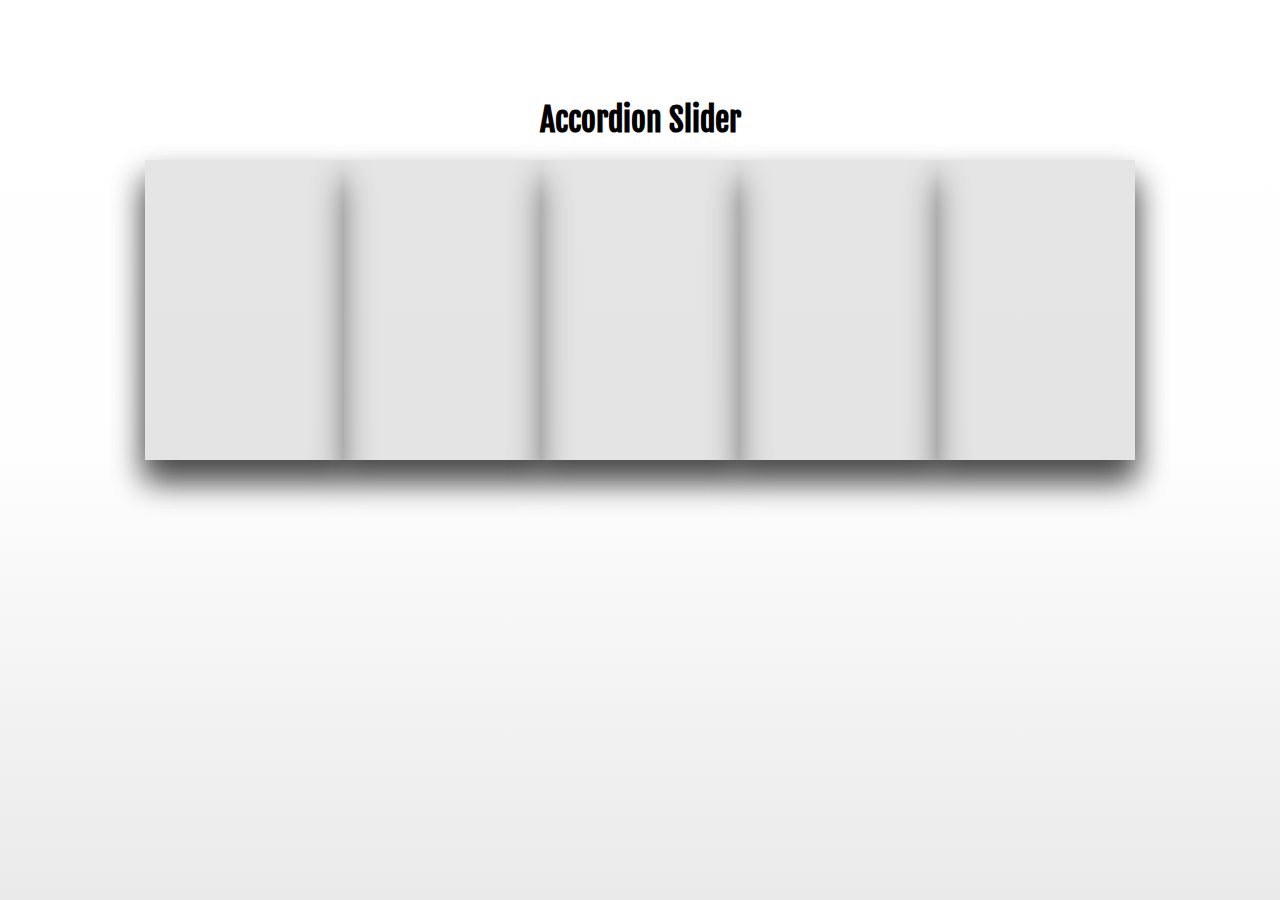
<file: A_Slider/index.html>
<!DOCTYPE html>
<html lang="en">

<head>
    <meta charset="UTF-8">
    <meta http-equiv="X-UA-Compatible" content="IE=edge">
    <meta name="viewport" content="width=device-width, initial-scale=1.0">
    <title>Accordion Slider App</title>
</head>
<link rel="stylesheet" href="./style.css">

<body>

    <h1>Accordion Slider</h1>

    <div class="accordion">

        <!-- BOX 1 -->
        <div class="box a1">
            <div class="image_1">
                <div class="text">
                    <h2>Lorem Ipsum</h2>
                    <p>
                        Lorem ipsum dolor sit amet, consectetur adipiscing elit.
                        Vestibulum iaculis nisl sed dictum aliquam.
                    </p>
                </div>
            </div>
        </div>

        <!-- BOX 2 -->
        <div class="box a2">
            <div class="image_2">
                <div class="text">
                    <h2>Lorem Ipsum</h2>
                    <p>
                        Lorem ipsum dolor sit amet, consectetur adipiscing elit.
                        Vestibulum iaculis nisl sed dictum aliquam.
                    </p>
                </div>
            </div>
        </div>

        <!-- BOX 3 -->
        <div class="box a3">
            <div class="image_3">
                <div class="text">
                    <h2>Lorem Ipsum</h2>
                    <p>
                        Lorem ipsum dolor sit amet, consectetur adipiscing elit.
                        Vestibulum iaculis nisl sed dictum aliquam.
                    </p>
                </div>
            </div>
        </div>

        <!-- BOX 1 -->
        <div class="box a4">
            <div class="image_4">
                <div class="text">
                    <h2>Lorem Ipsum</h2>
                    <p>
                        Lorem ipsum dolor sit amet, consectetur adipiscing elit.
                        Vestibulum iaculis nisl sed dictum aliquam.
                    </p>
                </div>
            </div>
        </div>

        <!-- BOX 5 -->
        <div class="box a5">
            <div class="image_5">
                <div class="text">
                    <h2>Lorem Ipsum</h2>
                    <p>
                        Lorem ipsum dolor sit amet, consectetur adipiscing elit.
                        Vestibulum iaculis nisl sed dictum aliquam.
                    </p>
                </div>
            </div>
        </div>

    </div>

</body>

</html>
</file>
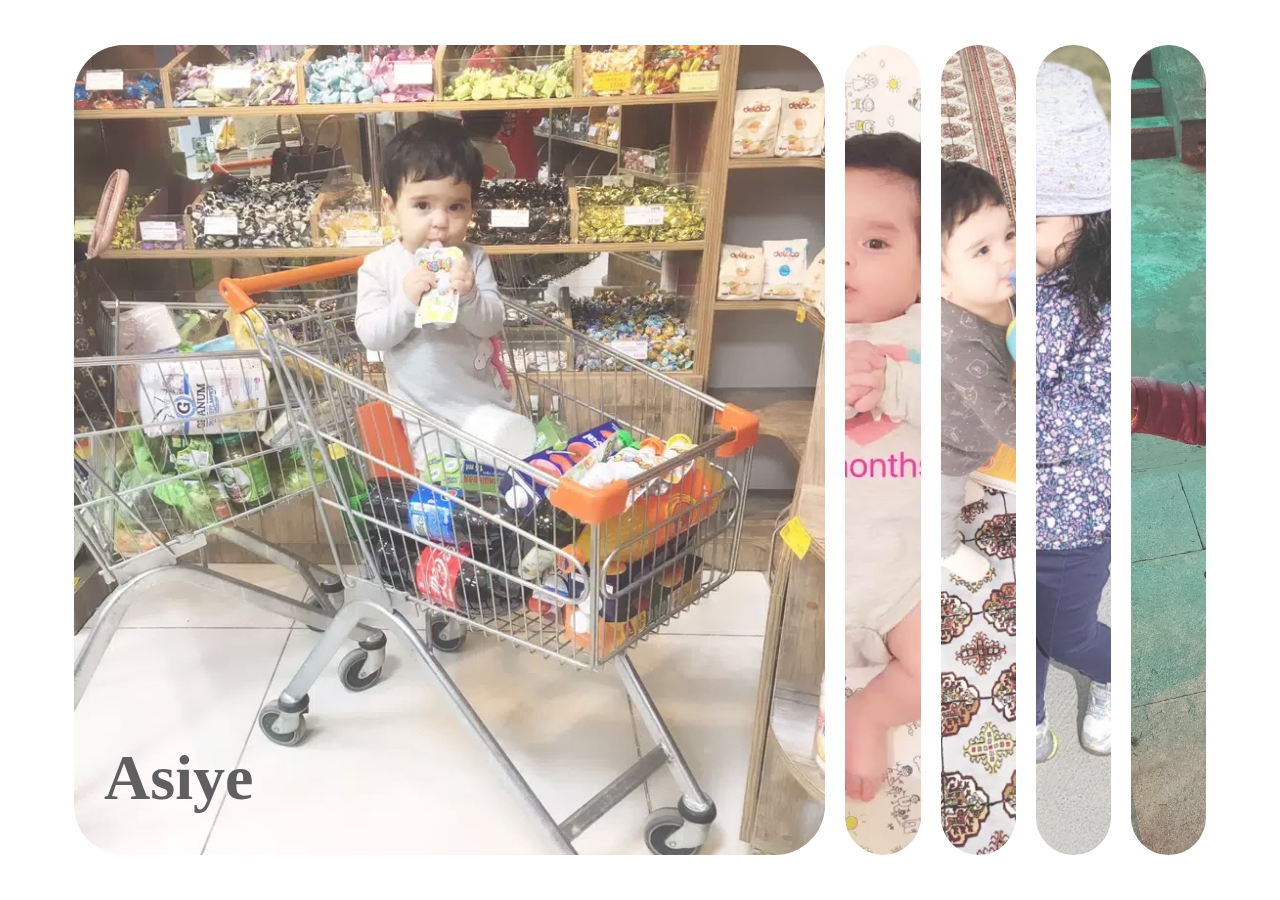
<file: asiye_Slider/index.html>
<!DOCTYPE html>
<html lang="en">
<head>
    <meta charset="UTF-8">
    <meta http-equiv="X-UA-Compatible" content="IE=edge">
    <meta name="viewport" content="width=device-width, initial-scale=1.0">
    <title>Karani & Expanding Card</title>
    <link rel="stylesheet" href="main.css">
</head>
<body>
    <div class="container">
        <div class="panel active" style="background-image: url(./src/1.jpg);">
            <h3>Asiye</h3>
        </div>
        <div class="panel" style="background-image: url(./src/2.jpg);">
            <h3>I Love</h3>
        </div>
        <div class="panel" style="background-image: url(./src/3.png);">
            <h3>You</h3>
        </div>
        <div class="panel" style="background-image: url(./src/4.png);">
            <h3>The</h3>
        </div>
        <div class="panel" style="background-image: url(./src/5.jpg);">
            <h3>Most</h3>
        </div>
    </div>
    <script src="app.js"></script>
</body>
</html>
</file>
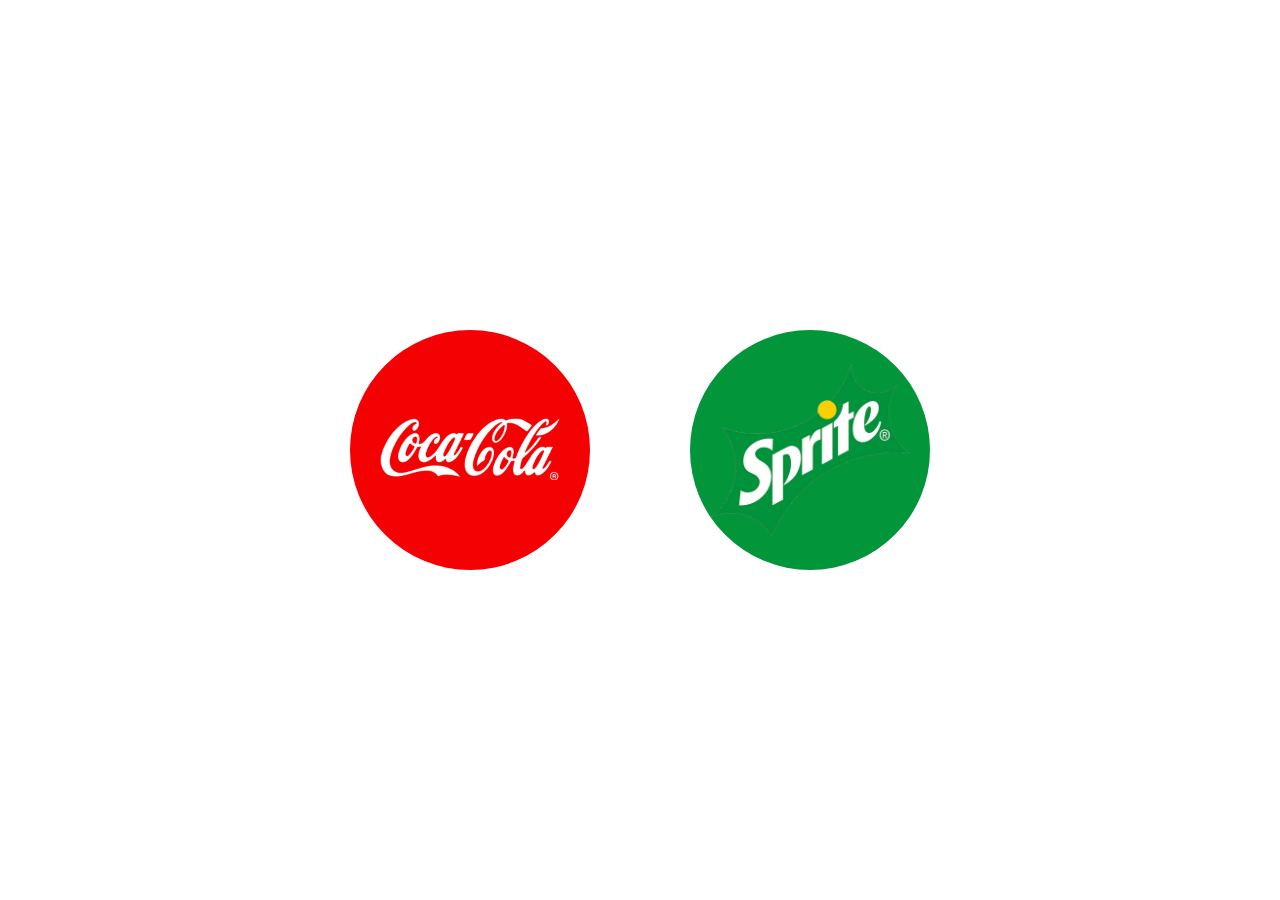
<file: Card_Hover/index.html>
<!DOCTYPE html>
<html lang="en">

<head>
    <meta charset="UTF-8">
    <meta http-equiv="X-UA-Compatible" content="IE=edge">
    <meta name="viewport" content="width=device-width, initial-scale=1.0">
    <title>CSS Responsive Card Hover Effects</title>
    <link rel="stylesheet" href="style.css">
</head>

<body>
    <div class="card">
        <div class="circle" style="--clr:#f40103">
            <img src="img/cocacola_logo.png" class="logo">
        </div>
        <div class="content">
            <h2>CocaCola</h2>
            <p>Lorem ipsum dolor sit amet consectetur adipisicing elit. 
            Libero a vero incidunt? Molestiae ipsam eligendi dolores dolor modi perferendis ipsa Molestiae ipsam eligendi dolores dolor modi
            Libero a vero incidunt? Molestiae ipsam eligendi dolores dolor modi!</p>
            <a href="#">Explore</a>
        </div>
        <img src="img/cocacola.png" class="product_img">
    </div>
    <div class="card">
        <div class="circle" style="--clr:#02953a">
            <img src="img/sprite_logo.png" class="logo">
        </div>
        <div class="content">
            <h2>CocaCola</h2>
            <p>Lorem ipsum dolor sit amet consectetur adipisicing elit. 
            Libero a vero incidunt? Molestiae ipsam eligendi dolores dolor modi perferendis ipsa Molestiae ipsam eligendi dolores dolor modi
            Libero a vero incidunt? Molestiae ipsam eligendi dolores dolor modi!</p>
            <a href="#">Explore</a>
        </div>
        <img src="img/sprite.png" class="product_img">
    </div>
</body>

</html>
</file>
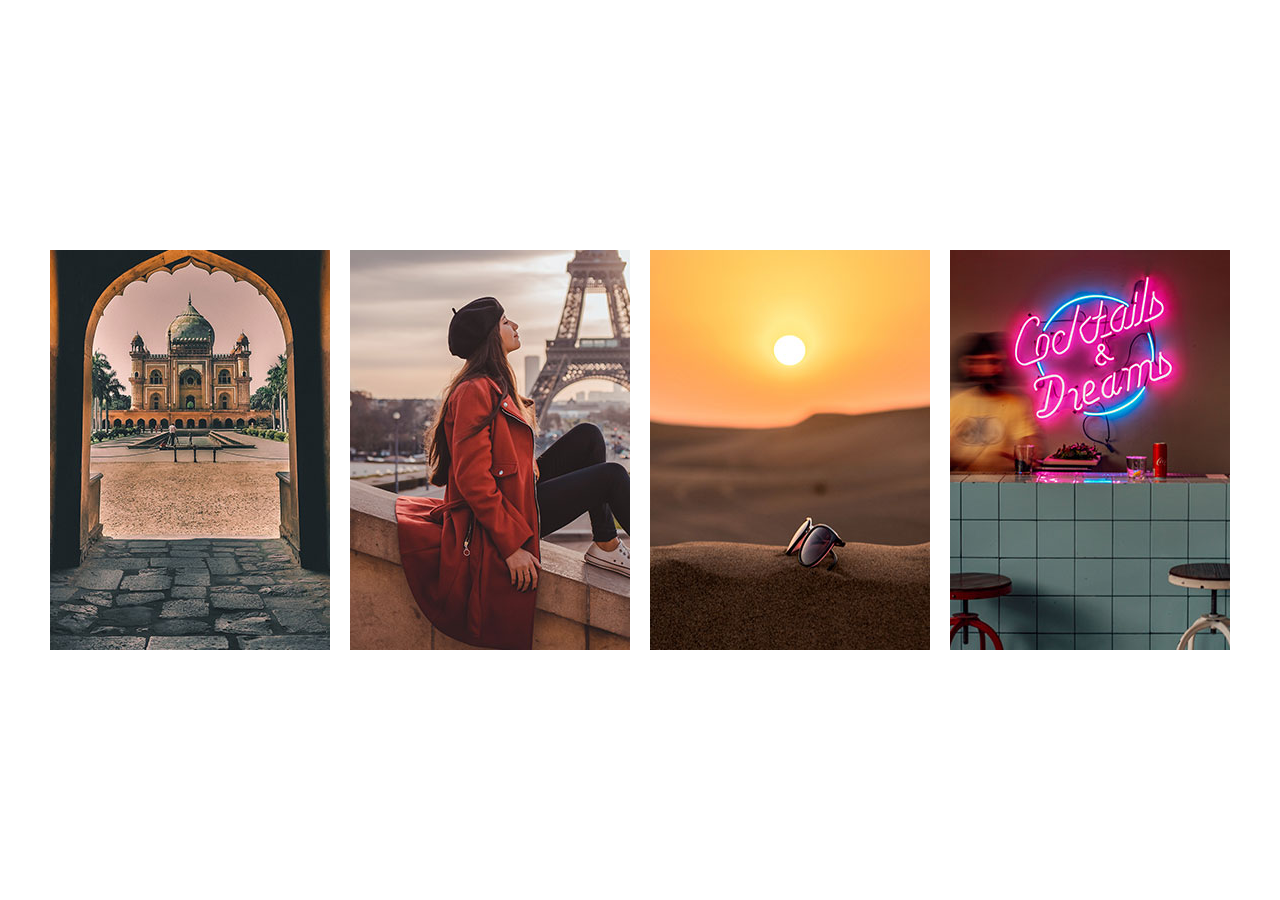
<file: CSS.Clip-path/index.html>
<!DOCTYPE html>
<html lang="en">

<head>
    <meta charset="UTF-8">
    <meta http-equiv="X-UA-Compatible" content="IE=edge">
    <meta name="viewport" content="width=device-width, initial-scale=1.0">
    <title>Clip Path Image Hover Effects</title>
    <link rel="stylesheet" href="style.css">
</head>

<body>
    <div class="container">
        <div class="box">
            <div class="imgBx">
                <img src="img/img1.jpg">
            </div>
            <div class="content">
                <h2>Title</h2>
                <p>Lorem ipsum dolor, sit amet consectetur adipisicing elit. Voluptates
                rerum vero quisquam ducimus! Excepturi ducimus molestiae harum cumque?</p>
                <a href="#">Read More</a>
            </div>
        </div>
        <div class="box">
            <div class="imgBx">
                <img src="img/img2.jpg">
            </div>
            <div class="content">
                <h2>Title</h2>
                <p>Lorem ipsum dolor, sit amet consectetur adipisicing elit. Voluptates
                rerum vero quisquam ducimus! Excepturi ducimus molestiae harum cumque?</p>
                <a href="#">Read More</a>
            </div>
        </div>
        <div class="box">
            <div class="imgBx">
                <img src="img/img3.jpg">
            </div>
            <div class="content">
                <h2>Title</h2>
                <p>Lorem ipsum dolor, sit amet consectetur adipisicing elit. Voluptates
                rerum vero quisquam ducimus! Excepturi ducimus molestiae harum cumque?</p>
                <a href="#">Read More</a>
            </div>
        </div>
        <div class="box">
            <div class="imgBx">
                <img src="img/img4.jpg">
            </div>
            <div class="content">
                <h2>Title</h2>
                <p>Lorem ipsum dolor, sit amet consectetur adipisicing elit. Voluptates
                rerum vero quisquam ducimus! Excepturi ducimus molestiae harum cumque?</p>
                <a href="#">Read More</a>
            </div>
        </div>
    </div>
</body>

</html>
</file>
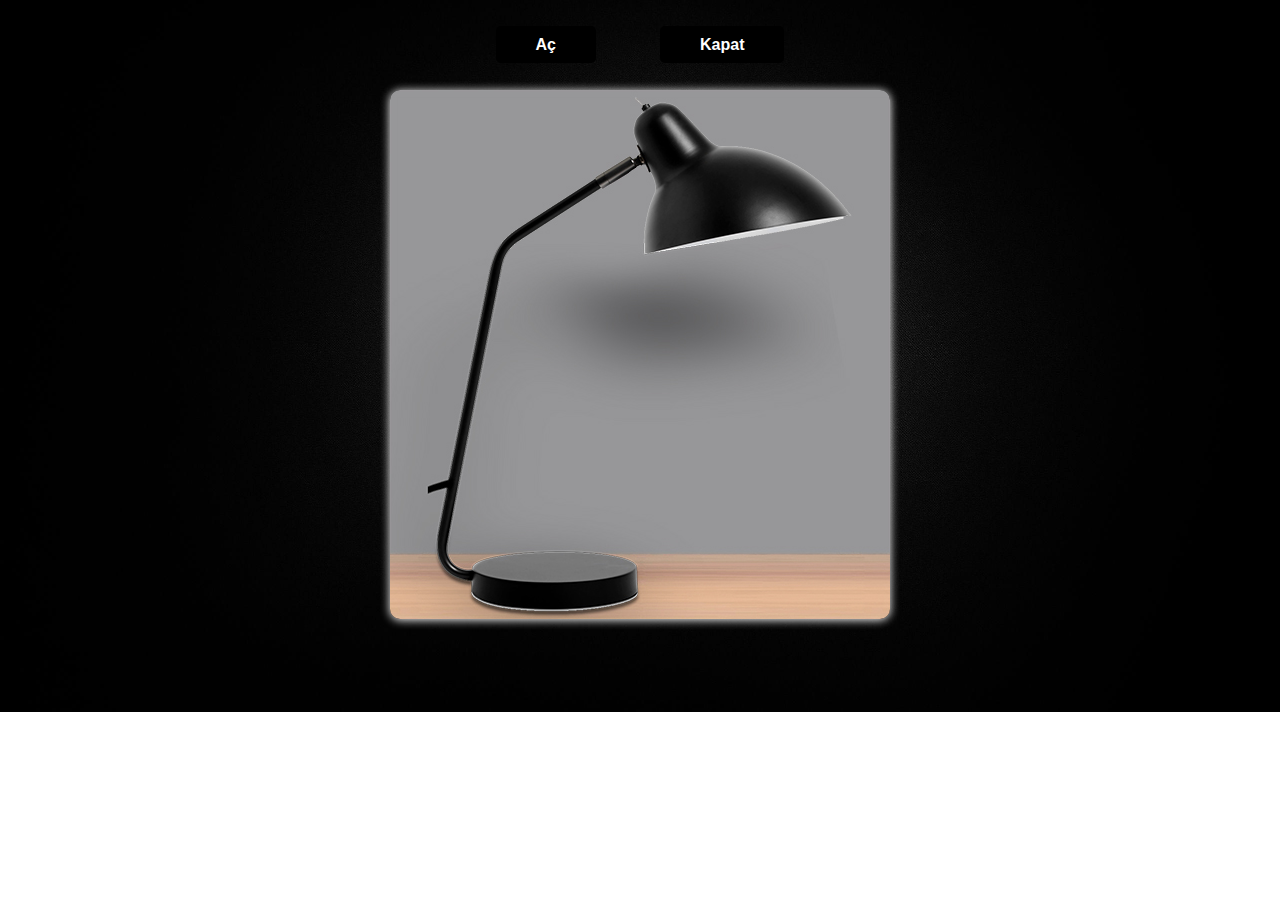
<file: lamp/index.html>
<!DOCTYPE html>
<html lang="en">

<head>
    <meta charset="UTF-8">
    <meta http-equiv="X-UA-Compatible" content="IE=edge">
    <meta name="viewport" content="width=device-width, initial-scale=1.0">
    <title>Lamba Aç / Kapat</title>
    <style>
        * {
            margin: 0;
            padding: 0;
            outline: 0;
            text-decoration: none;
            box-sizing: border-box;
        }

        div {
            text-align: center;
        }

        div img {
            border-radius: 10px;
            box-shadow: 0px 1px 10px 0px white;
        }

        body {
            background-image: url(src/real.jpg);
            background-position: center;
            background-repeat: no-repeat;
            background-size: cover;
        }

        a {
            background-color: green;
            color: #fff;
            text-decoration: none;
            font-family: 'Mulish', sans-serif;
            font-size: 20px;
            padding: 10px 40px;
            margin: 30px;
        }

        .btn {
            border: 0;
            outline: 0;
            width: 100%;
            height: 50px;
            background-color: black;
            color: #fff;
            font-size: 16px;
            font-weight: 600;
            font-family: 'Mulish', sans-serif;
            cursor: pointer;
            border-radius: 5px;
        }

        .btn:hover {
            box-shadow: 0px 1px 10px 0px white;
            border-radius: 15px;
        }
    </style>
</head>

<body>

    <div>
        <br><br>
        <a href="#" class="btn" onclick="document.getElementById('lamba').src = 'src/lamba_acik.jpg'">Aç</a>
        <a href="#" class="btn" onclick="document.getElementById('lamba').src = 'src/lamba_kapali.jpg'">Kapat</a>
        <br><br><br>
        <img id="lamba" src="src/lamba_kapali.jpg" alt="">
    </div>

</body>

</html>
</file>
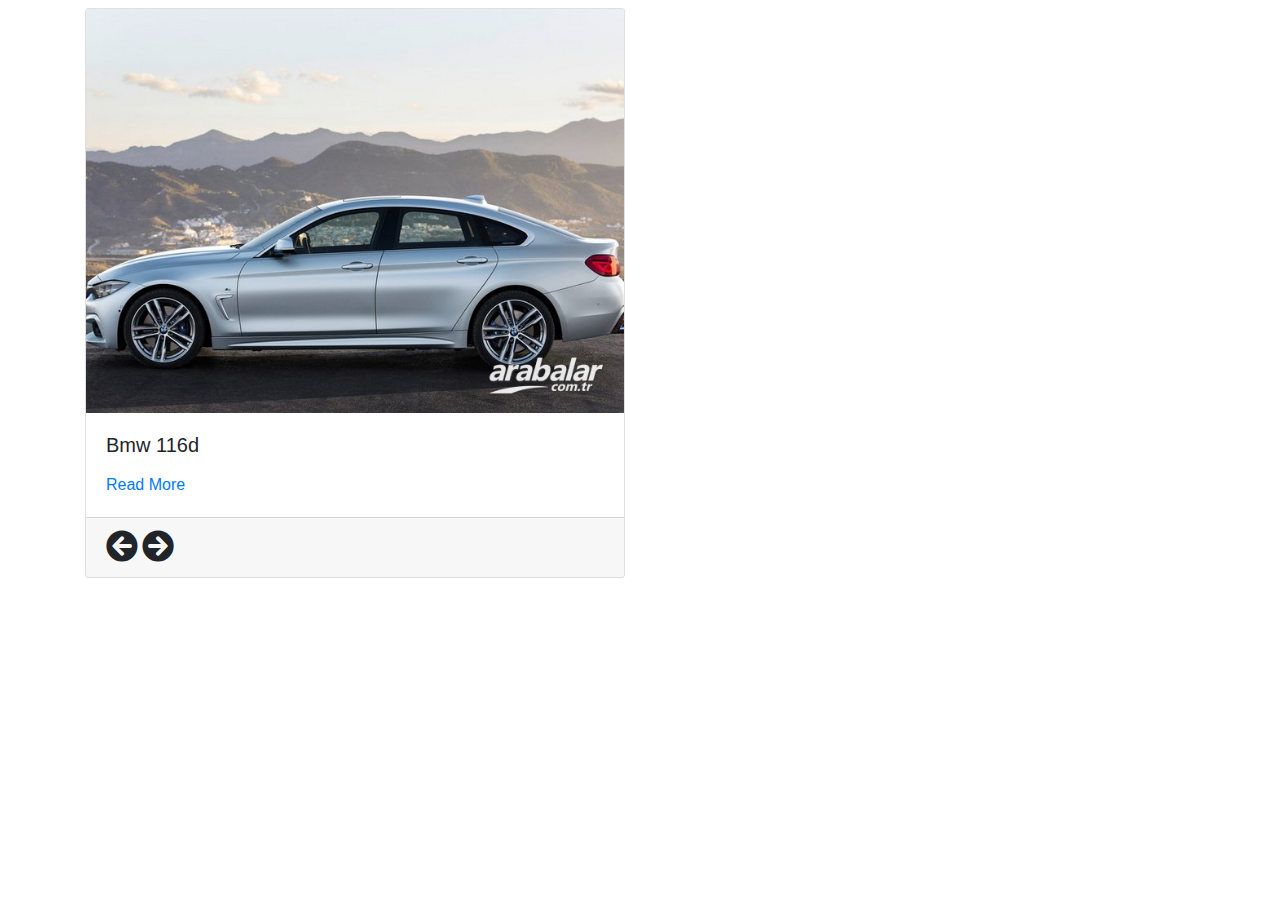
<file: Random Slider & Slider Transition Time Setting/index.html>
<!doctype html>
<html lang="en">

<head>
  <!-- Required meta tags -->
  <meta charset="utf-8">
  <meta name="viewport" content="width=device-width, initial-scale=1, shrink-to-fit=no">

  <!-- Bootstrap CSS -->
  <link rel="stylesheet" href="https://stackpath.bootstrapcdn.com/bootstrap/4.1.3/css/bootstrap.min.css">
  <link rel="stylesheet" href="https://use.fontawesome.com/releases/v5.2.0/css/all.css">
  <style>
    .fas {
      cursor: pointer;
    }
    
  </style>
  <title>Hello, world!</title>
</head>

<body>

  <div class="container mt-2">
    <div class="row">
      <div class="col-md-6">

        <div class="card">
          <img class="card-img-top" src="img/bmw.jpg" alt="">
          <div class="card-body">
            <h5 class="card-title">Bmw 116d</h5>
            <p class="card-text"></p>
            <a class="card-link" href="#">Read More</a>
          </div>
          <div class="card-footer">
            <i class="fas fa-arrow-circle-left fa-2x arrow"></i>
            <i class="fas fa-arrow-circle-right fa-2x arrow"></i>
          </div>
        </div>


      </div>
    </div>

  </div>

  <script src="https://code.jquery.com/jquery-3.3.1.slim.min.js"></script>
  <script src="https://cdnjs.cloudflare.com/ajax/libs/popper.js/1.14.3/umd/popper.min.js"></script>
  <script src="https://stackpath.bootstrapcdn.com/bootstrap/4.1.3/js/bootstrap.min.js"></script>
  <script src="script.js"></script>
</body>

</html>
</file>
<file: A_Slider/style.css>
@import url('https://fonts.googleapis.com/css?family=Fjalla+One');
@import url('https://fonts.googleapis.com/css?family=Exo+2');
html {
    height: 100vh;
}
body {
    padding: 0;
    margin: 0;
    font-family: 'Fjalla One', sans-serif;
    background: linear-gradient( #fff, #fefefe, #eaeaea);
}
.accordion {
    max-width: 990px;
    background: rgba(0, 0, 0, 0.10);
    height: 300px;
    margin: 20px auto;
    display: flex;
    box-shadow: 0px 20px 30px rgba(0, 0, 0, 0.47);
    flex-direction: row;
    cursor: pointer;
    margin-bottom: 100px;
}
.box {
    position: relative;
    height: 100%;
    flex: 1;
    background-position: left;
    background-size: cover;
    transition: .7s;
    box-shadow: 0px 20px 30px rgba(0, 0, 0, 0.47);
}
.box:hover{
    flex: 7;
    height: 400px;
}
.a1 {
    background-image: url("https://images.pexels.com/photos/1516654/pexels-photo-1516654.jpeg?auto=compress&cs=tinysrgb&dpr=2&h=750&w=1260");
}
.a2 {
    background-image: url("https://images.pexels.com/photos/1056555/pexels-photo-1056555.jpeg?auto=compress&cs=tinysrgb&dpr=2&h=750&w=1260")
}
.a3 {
    background-image: url("https://images.pexels.com/photos/129207/pexels-photo-129207.jpeg?auto=compress&cs=tinysrgb&dpr=2&h=750&w=1260");
    color: #fff;
}
.a4 {
    background-image: url("https://images.pexels.com/photos/240038/pexels-photo-240038.jpeg?auto=compress&cs=tinysrgb&dpr=2&h=750&w=1260");
    color: #fff;
}
.a5 {
    background-image: url("https://images.pexels.com/photos/220994/pexels-photo-220994.jpeg?auto=compress&cs=tinysrgb&dpr=2&h=750&w=1260"); 
}
p {
    font-weight: normal;
    font-family: 'Exo 2', sans-serif;
}
.text {
    position: absolute;
    bottom: 0;
    opacity: 0;
    padding: 10px;
}
.box:hover .text{
    opacity:1;
}
h1 {
    width: 250px;
    text-align: center;
    margin: 100px auto 20px auto;
}
@media screen and (max-width: 800px){
    body{
        margin: 0;
    }
    .accordion {
        flex-direction: column;
        height: 700px;
        box-shadow: none;
    }
    .box {
        box-shadow: none;
    }
    .box:hover {
        flex: 7;
    }
}
</file>
<file: asiye_Slider/main.css>
* {
    margin: 0;
    padding: 0;
    box-sizing: border-box;
}

body {
    display: flex;
    justify-content: center;
    align-items: center;
    height: 100vh;
    overflow: hidden;
}

.container {
    display: flex;
    width: 90vw;
    justify-content: center;
    align-items: center;
}

.panel {
    background-repeat: no-repeat;
    background-size: cover;
    background-position: center;
    height: 90vh;
    flex: 0.5;
    position: relative;
    border-radius: 50px;
    margin: 10px;
    transition: flex 0.7s ease-in;
    opacity: 0.8;
}

.panel h3 {
    position: absolute;
    font-size: 4rem;
    color: #38373a;
    bottom: 40px;
    left: 30px;
    opacity: 0;
    transition: opacity 0.3s ease-in 0.4s;
}

.panel.active {
    flex: 5;
}

.panel.active h3 {
    opacity: 1;
}

@media screen and (max-width: 800px) {

    .panel:nth-child(4),
    .panel:nth-child(5) {
        display: none;
        width: 100vw;
    }
}
</file>
<file: Card_Hover/style.css>
@import url('https://fonts.googleapis.com/css2?family=Poppins:wght@300;400;500;600;700;800;900&display=swap');
*
{
  margin: 0;
  padding: 0;
  box-sizing: border-box;
  font-size: 'Poppins', sans-serif;
}
body
{
  display: flex;
  justify-content: center;
  align-items: center;
  flex-wrap: wrap;
  min-height: 100vh;
}
.card
{
  position: relative;
  width: 300px;
  height: 350px;
  margin: 20px;
  border-radius: 20px;
  transition: 0.5s;
  transition-delay: 0.5s;
  display: flex;
  justify-content: flex-start;
  align-items: center;
}
.card:hover
{
  width: 600px;
  transition-delay: 0s;
}
.card .circle
{
  position: absolute;
  top: 0;
  left: 0;
  width: 100%;
  height: 100%;
  border-radius: 20px;
  overflow: hidden;
  display: flex;
  justify-content: center;
  align-items: center;
}
.card .circle::before
{
  content: '';
  position: absolute;
  top: 0;
  left: 0;
  width: 100%;
  height: 100%;
  background: var(--clr);
  clip-path: circle(120px at center);
  transition: 0.5s;
}
.card:hover .circle::before
{
  clip-path: circle(400px at center);
}
.card .circle .logo
{
  position: relative;
  width: 200px;
  transition: 0.5s;
  transition-delay: 0.5s;
}
.card:hover .circle .logo
{
  transform: scale(0);
  transition-delay: 0s;
}
.content
{
  position: relative;
  width: 50%;
  left: 20%;
  padding: 20px 20px 20px 40px;
  opacity: 0;
  transition: 0.5s;
  visibility: hidden;
}
.card:hover .content
{
  left: 0;
  opacity: 1;
  visibility: visible;
  transition-delay: 0.5s;
}
.content h2
{
  color: #fff;
  text-transform: uppercase;
  font-size: 2.5em;
  line-height: 1em;
}
.content p
{
  color: #fff;
}
.content a
{
  position: relative;
  color: #111;
  background: #fff;
  padding: 10px 20px;
  border-radius: 10px;
  margin-top: 10px;
  display: inline-block;
  text-decoration: none;
  font-weight: 500;
}
.card .product_img
{
  position: absolute;
  top: 50%;
  left: 50%;
  transform: translate(-50%, -50%) scale(0);
  height: 500px;
  transition: 0.5s;
  transition-delay: 0s;
}
.card:hover .product_img
{
  left: 72%;
  transform: translate(-50%, -50%) scale(1);
  transition-delay: 0.5s;
}

/* now, make it responsive */
@media (max-width: 991px)
{
  .card
  {
    width: auto;
    max-width: 350px;
    align-items: flex-start;
  }
  .card:hover
  {
    height: 600px;
  }
  .card:hover .product_img
  {
    top: initial;
    bottom: 30px;
    left: 50%;
    transform: translate(-50%,0%) scale(1);
    height: 300px;
  }
  .card .content
  {
    width: 100%;
    left: 0;
    padding: 40px;
  }
}
</file>
<file: CSS.Clip-path/style.css>
body
{
    margin: 0;
    padding: 0;
    min-height: 100vh;
    display: flex;
    justify-content: center;
    align-items: center;
    font-family: consolas;
}
.container
{
    position: relative;
    width: 1200px;
    display: flex;
    flex-wrap: wrap;
    justify-content: space-around;
}
.container .box
{
    position: relative;
    width: 280px;
    height: 400px;
    margin: 20px 0;
    box-sizing: border-box;
    overflow: hidden;
}
.container .box .imgBx
{
    position: absolute;
    top: 0;
    left: 0;
    width: 100%;
    height: 100%;
    background: #000;
    clip-path: circle(400px at center 100px);
    transition: 0.5s;
    transition-delay: 0.5s;
}
.container .box:hover .imgBx
{
    clip-path: circle(80px at center 100px);
    transition-delay: 0s;
}
.content .box:hover .imgBx img
{
    position: absolute;
    top: 0;
    left: 0;
    width: 100%;
    height: 100%;
    object-fit: cover;
}
.container .box .content
{
    position: absolute;
    left: 0;
    bottom: 0;
    width: 100%;
    height: 55%;
    padding: 20px;
    box-sizing: border-box;
    text-align: center;
}
.container .box .content h2
{
    margin: 0;
    padding: 0;
}
.container .box .content a
{
    text-decoration: none;
    background: #000;
    color: #fff;
    padding: 5px;
    display: inline-block;
}
.container .box .content h2,
.container .box .content p,
.container .box .content a
{
    opacity: 0;
    transition: 0.5s;
    transform: translateY(20px);
}
.container .box:hover .content h2
{
    opacity: 1;
    transform: translateY(0px);
    transition-delay: 0.5s;
}
.container .box:hover .content p
{
    opacity: 1;
    transform: translateY(0px);
    transition-delay: 0.7s;
}
.container .box:hover .content a
{
    opacity: 1;
    transform: translateY(0px);
    transition-delay: 0.9s;
}
</file>
